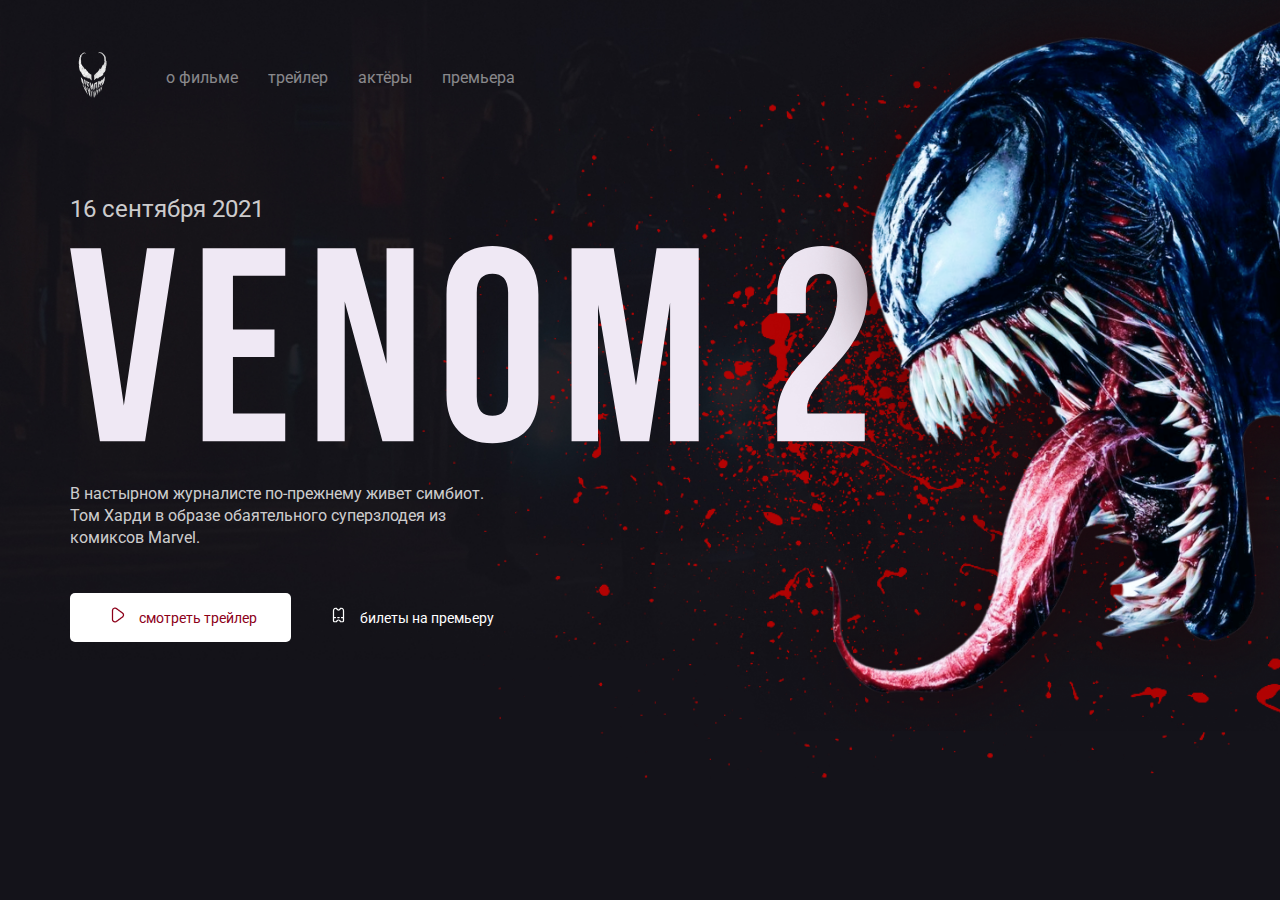
<file: index.html>
<!DOCTYPE html>
<html lang="ru">
<head>
    <meta charset="UTF-8">
    <meta http-equiv="X-UA-Compatible" content="IE=edge">
    <meta name="viewport" content="width=device-width, initial-scale=1.0">
    <title>Главная - Venom 2</title>
    <link rel="preconnect" href="https://fonts.gstatic.com">
    <link href="https://fonts.googleapis.com/css2?family=Roboto:wght@400;700&display=swap" rel="stylesheet">
    <link rel="stylesheet" href="css/normalize.css" />
    <link rel="stylesheet" href="css/style.css" />
    <link rel="stylesheet" href="css/jquery.fancybox.min.css" />
   
</head>
<body class="blood">
    <div class="container">
        <header class="header">
            <a href="index.html" class="logo-link">
            <img width="46" height="71" src="img/logo.png" alt="logo Venom" class="logo-image">
            </a>
            <nav class="nav">
                <button class="menu-button">
                    <span class="menu-button-text">меню</span>
                    <img src="img/menu.svg" alt="" class="menu-button-icon" />
                </button>
                <button class="menu-close">
                    <span class="menu-close-text">закрыть</span>
                    <img src="img/arrow.svg" alt="" class="menu-close-icon">
                </button>
                <ul class="nav-menu">
                    <li class="nav-menu-item">
                        <a href="about.html" class="nav-menu-link">о фильме</a>
                    </li>
                    <li class="nav-menu-item">
                        <a href="trailer.html" class="nav-menu-link">трейлер</a>
                    </li>
                    <li class="nav-menu-item">
                        <a href="actors.html" class="nav-menu-link">актёры</a>
                    </li>
                    <li class="nav-menu-item">
                        <a href="premier.html" class="nav-menu-link">премьера</a>
                    </li>
                </ul>
            </nav>
        </header>
        <div class="film">
        <div class="film-text">
            <span class="film-date">16 сентября 2021</span>
            <img src="img/venom 2.svg" alt="venom 2" class="film-logo">
            <p class="film-description">В настырном журналисте по-прежнему живет симбиот. Том Харди в образе обаятельного суперзлодея из комиксов Marvel.

            </p>
        </div>
        <!-- /.film-text -->
        <div class="button-group">
        <a data-fancybox href="https://www.youtube.com/watch?v=kOF4p_bCLJs" class="button button-primary">
            <img width="15px" src="img/play.png"  alt="play" class="button-icon">
            <span class="button-text">смотреть трейлер</span>
        </a>
        <a href="trailer.html" class="button button-link">
            <img src="img/ticket.svg" alt="ticket" class="button-icon">
            <span class="button-text">билеты на премьеру</span>
        </a> 
    </div>
        </div>
        <!-- /.film -->
    </div>
    <!-- /.container -->
    <img src="img/venom.png" alt="" class="venom">
    <script src="js/main.js"></script>
    
    <script src="js/jquery.fancybox.min.js"></script>
    <script src="js/jquery.fancybox.js"></script>
</body>
</html>
</file>
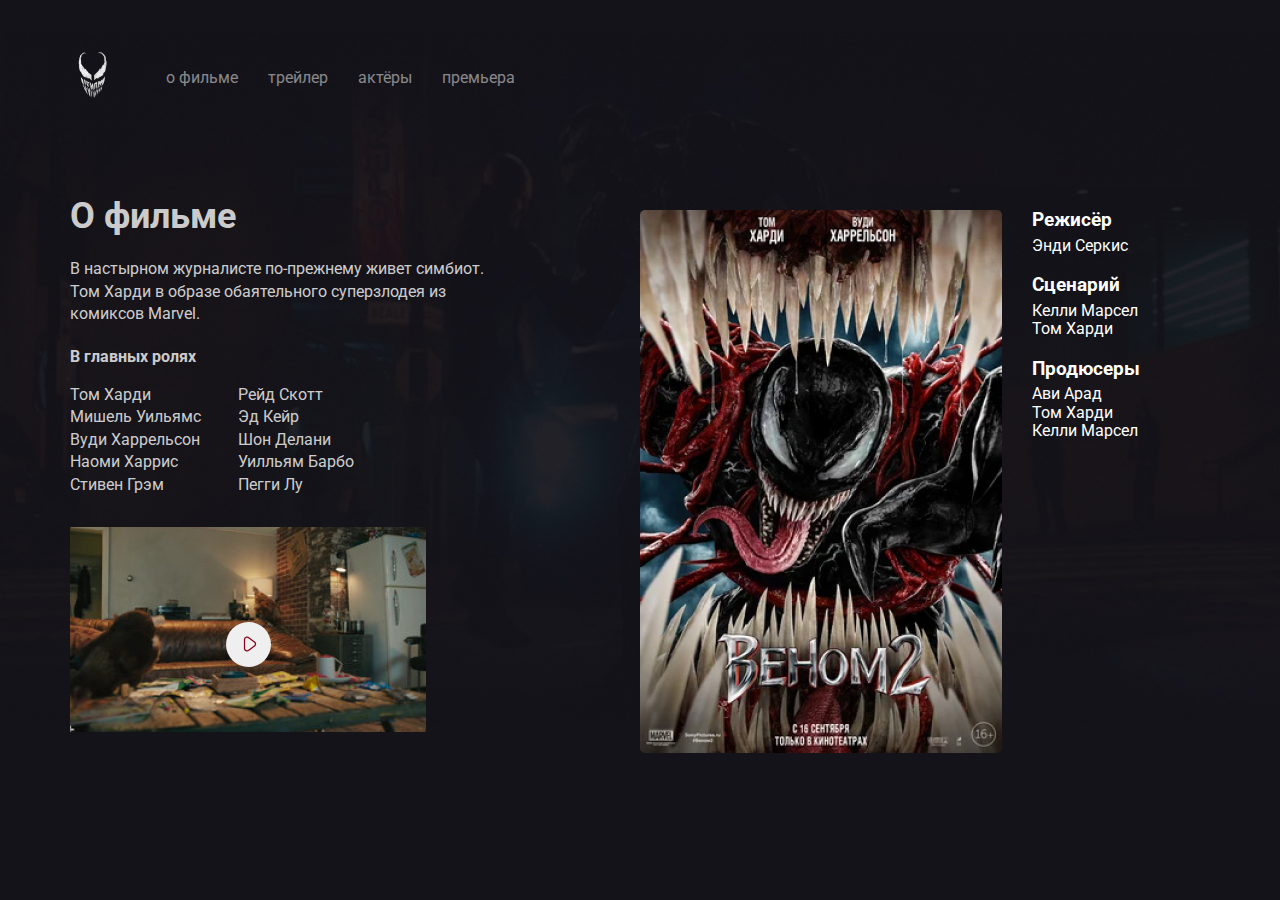
<file: about.html>
<!DOCTYPE html>
<html lang="ru">
<head>
    <meta charset="UTF-8">
    <meta http-equiv="X-UA-Compatible" content="IE=edge">
    <meta name="viewport" content="width=device-width, initial-scale=1.0">
    <title>О фильме - Venom 2</title>
    <link rel="preconnect" href="https://fonts.gstatic.com">
    <link href="https://fonts.googleapis.com/css2?family=Roboto:wght@400;700&display=swap" rel="stylesheet">
    <link rel="stylesheet" href="css/normalize.css" />
    <link rel="stylesheet" href="css/style.css" />
    
</head>
<body class="blood, about">
    <div class="container">
        <header class="header">
            <a href="index.html" class="logo-link">
            <img width="46" height="71" src="img/logo.png" alt="logo Venom" class="logo-image">
            </a>
            <nav class="nav">
                <button class="menu-button">
                    <span class="menu-button-text">меню</span>
                    <img src="img/menu.svg" alt="" class="menu-button-icon" />
                </button>
                <button class="menu-close">
                    <span class="menu-close-text">закрыть</span>
                    <img src="img/arrow.svg" alt="" class="menu-close-icon">
                </button>
                <ul class="nav-menu">
                    <li class="nav-menu-item">
                        <a href="about.html" class="nav-menu-link">о фильме</a>
                    </li>
                    <li class="nav-menu-item">
                        <a href="trailer.html" class="nav-menu-link">трейлер</a>
                    </li>
                    <li class="nav-menu-item">
                        <a href="actors.html" class="nav-menu-link">актёры</a>
                    </li>
                    <li class="nav-menu-item">
                        <a href="premier.html" class="nav-menu-link">премьера</a>
                    </li>
                </ul>
            </nav>
        </header>
    
    <div class="content">
        <div class="col colum">
            <h2 class="title">О фильме</h2>
            <p class="film-description text-content">В настырном журналисте по-прежнему живет симбиот.
             Том Харди в образе обаятельного суперзлодея из комиксов Marvel.
            </p>
            <h3 class="text-subtitle">В главных ролях</h3>
            <ul class="list column-2">
                <li class="list-item">Том Харди</li>
                <li class="list-item">Мишель Уильямс</li>
                <li class="list-item">Вуди Харрельсон</li>
                <li class="list-item">Наоми Харрис</li>
                <li class="list-item">Стивен Грэм</li>
                <li class="list-item">Рейд Скотт</li>
                <li class="list-item">Эд Кейр</li>
                <li class="list-item">Шон Делани</li>
                <li class="list-item">Уилльям Барбо</li>
                <li class="list-item">Пегги Лу</li>
            </ul>
            <div class="trailer">
                <button class="play">
                    <img src="img/play.png" alt="" class="play-icon">
                </button>
            </div>
            <!-- /.trailer -->
        </div>
        <!-- /.col -->
        <div class="col">
            <div class="wrapper">
                <img src="img/poster.jpg" alt="" class="poster">
            <div class="creators">
                <h3 class="content-subtitle">Режисёр</h3>
                <ul class="list">
                    <li class="list-item">Энди Серкис</li>
                </ul>
                <h3 class="content-subtitle">Сценарий</h3>
                <ul class="list">
                    <li class="list-item">Келли Марсел</li>
                    <li class="list-item">Том Харди</li>
                </ul>
                <h3 class="content-subtitle">Продюсеры</h3>
                <ul class="list">
                    <li class="list-item">Ави Арад</li>
                    <li class="list-item">Том Харди</li>
                    <li class="list-item">Келли Марсел</li>
                </ul>

            </div>
            <!-- /.creators -->
            </div>
            <!-- /.wrapper -->
        </div>
        <!-- /.col -->
    </div>
    <!-- /.content -->
</div>
<!-- /.container -->

<script src="js/main.js"></script>
</body>
</html>
</file>
<file: css/style.css>
body {
    background: #14131A;
    color: white;
    font-family: 'Roboto', sans-serif;
}
img {
    max-width: 100%;
}
.container {
    max-width: 1140px;
     margin: auto;
    width: 90%;
   
}
.header {
    display: flex;
    align-items: center;
    padding-top: 40px;
    margin-bottom:80px;
}

.logo-link {
    display: inline-block;
    margin-right: 50px;
}
.nav-menu {
    margin: 0;
    padding: 0;
    list-style: none;
    display: flex;

}
.nav-menu-item {
    margin-right: 30px;
}
.nav-menu-link {
    text-decoration: none;
    color: rgba(255, 255, 255, 0.5);
}
.film-date {
display:block;
margin-bottom: 2%;
font-size: 24px;
line-height: 28px;
color: rgba(255, 255, 255, 0.8);
}
.film-description {
    margin-top: 3%;
    max-width: 423px;
    font-size: 16px;
    line-height: 140%;
    color: rgba(255, 255, 255, 0.8);
    
}
.film-logo {
    width: 70%;
}
.button {
    padding: 15px 30px;
    border: none;
    border-radius: 5px;
    text-decoration: none;
    cursor: pointer;
}
.button-text, .button-icon {
    font-size: 14px;
    line-height: 16px;
    margin-left: 10px;
  
}
.button-primary {
    color: #8D0019;
    background-color: white;
}
.button-link {
    color: white;
}
.button-group {
    margin-top: 5%;
}
.venom {
    position: absolute;
    top: 0;
    right: 0;
    max-width: 728px;
    width: 50%;
}
.blood {
    background: url("../img/blood.png") no-repeat top right / 70%,
    #14131A url("../img/image 2.jpg") no-repeat center center / 100%;
    
}
.about {
   background: #14131A url("../img/image 2.jpg") no-repeat center center / 100%;
}
.content {
    display: flex;
    margin: auto;
}
.col {
    flex-basis: 50%;
}

.title {
    font-weight: bold;
font-size: 36px;
line-height: 42px;
color: rgba(255, 255, 255, 0.8);
margin-bottom: 21px;
margin-top: 0px;
}
.text-content {
    font-weight: normal;
font-size: 16px;
line-height: 140%;
color: rgba(255, 255, 255, 0.8);
max-width: 423px;
margin-bottom: 20px;
}
.text-subtitle {
    font-weight: bold;
font-size: 16px;
line-height: 140%;
color: rgba(255, 255, 255, 0.8);
margin-bottom: 15px;
}
.content .list {
    list-style-type: none;
    padding: 0;
    
}
.column-2 {
    column-count: 2;
    font-size: 16px;
line-height: 140%;
color: rgba(255, 255, 255, 0.8);
max-width: 320px;
}
.content .trailer {
    width: 356px;
    height: 205px;
    background: url('../img/trailer-cover.jpg') no-repeat center / contain;
    border-radius: 20px;
    display: flex;
    align-items: center;
    justify-content: center;
    padding-top: 30px;
}
.play {
    height: 45px;
    width: 45px;
    border-radius: 50%;
    border: 0;
    cursor: pointer;
}
.play-icon {
    transform: translate(1px, 2px);
}
.wrapper {
    display: flex;
    align-items: start;
    margin-top: 15px;
}
.poster {
    width: 362px;
    border-radius: 5px;
    margin-right: 30px;
    
}
.content-subtitle {
    margin-top: 0;
}
.wrapper .content-subtitle {
    margin-bottom: 5px;
}
.wrapper .list {
   margin: 0;
    margin-bottom: 20px;

}
.menu-button {
    display: none;
}
@media (max-width: 1024px) {
    .content {
        flex-direction: column;
        margin-bottom: 5%;
    }
    .col {
        margin-bottom: 5%;
    }
    .header {
        margin-bottom: 4%;
    }
    .film {
        margin-top: 20%;
    }
}
.menu-close {
    display: none;
}
@media (max-width: 768px) {
    .blood {
        background:#14131A;
    }
    .venom {
        top: 20%;
    }
}
@media (max-width: 576px) {
    .venom {
        top:13%;
        width: 43%;
    }
    .nav-menu {
        position: fixed;
        left: 0;
        top: 0;
        z-index: 9;
        width: 100%;
        height: 100%;
        background-color: #fff;
        display: flex;
        justify-content: center;
        align-items: center;
        flex-direction: column;
        transform: translateX(100%);
        transition: transform 0.2s;
    }
    
    .nav-menu-item{
        margin-top: 2%;
        margin-bottom: 2%;
        margin-right: 0;
    }
    .menu-close {
        position: fixed;
        opacity: 0;
        top: 65px;
        right: 25px;
        display: flex;
        align-items:center;
        z-index: 10;
        border:none;
        background-color: #fff;
        cursor: pointer;
        transform: translateX(300%);
        transition: transform 0.2s;
        transition-delay: 0.2s;
    }
    .is-active {
        transform: translateX(0);
        opacity: 1;
    }
    .menu-close-text {
        margin-right: 10px;
    }
    .nav-menu-link {
        color:#14131A;
    }
    .nav {
        margin-left: auto;
    }
    .menu-button {
        display: flex;
        align-items:center;
        justify-content:center;
        padding: 10px;
        border:none;
        background-color:#14131A;
        cursor: pointer;
        color: white;
        margin-bottom: 15%;
        
    }
    .menu-button-text {
        margin-right: 10px;
    }
    .button-group {
        display: flex;
        align-items: center;
        justify-content: center;
        flex-direction: column;
    }
    .film-text {
        text-align: center;
    }
    .wrapper {
        flex-direction: column;
    }
    .poster {
        margin-bottom: 4%;
        margin-right: 0;
        width: 100%;
    }
    .content .trailer {
        max-width: 350px;
        width: 100%;
    }
    .column-2 {
        column-count:1;
    }
}
</file>
